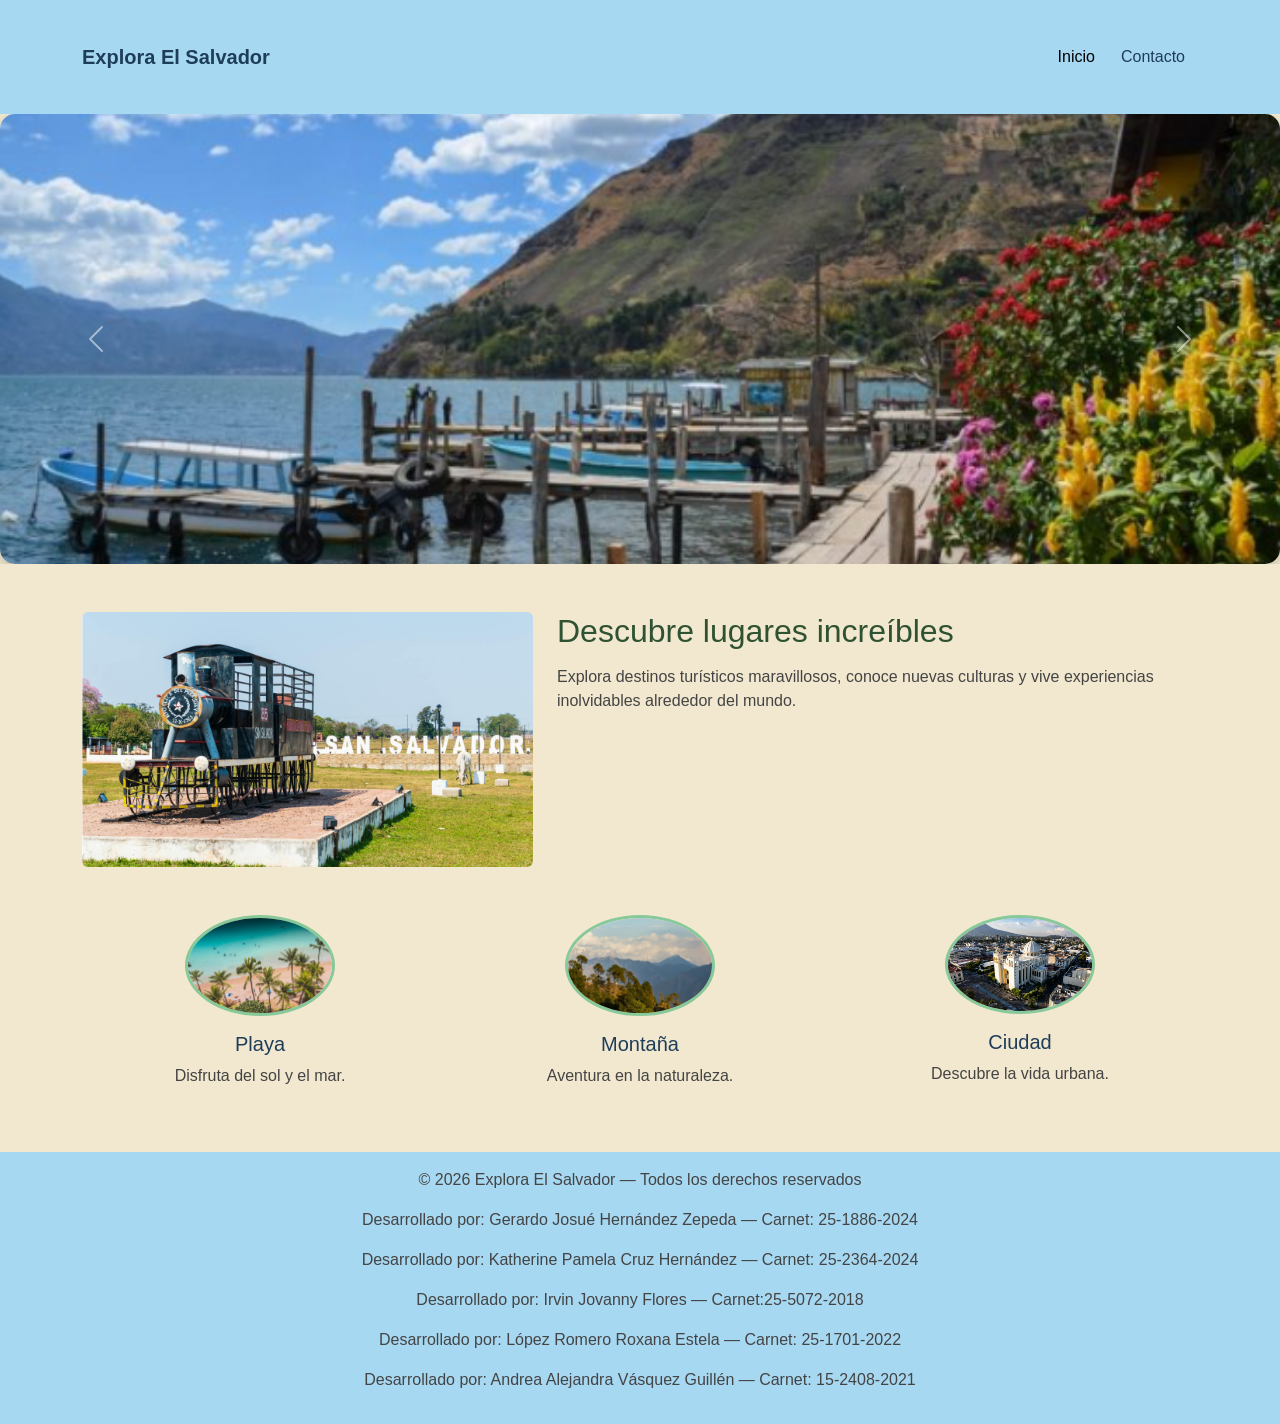
<file: index.html>
<!DOCTYPE html>
<html lang="en">
<head>
    <meta charset="UTF-8">
    <meta name="viewport" content="width=device-width, initial-scale=1">
    <title>Turismo</title>

    <link rel="icon" href="img/favicon.png">

    <link href="https://cdn.jsdelivr.net/npm/bootstrap@5.3.2/dist/css/bootstrap.min.css" rel="stylesheet">

    <link rel="stylesheet" href="estilo.css">
</head>

<body>

<!--<nav class="navbar navbar-expand-lg navbar-dark bg-dark">
<nav class="navbar navbar-expand-lg custom-navbar"></nav>-->
<nav class="navbar navbar-expand-lg custom-navbar align-items-center">
  <div class="container">
    <a class="navbar-brand" href="#">Explora El Salvador</a>

    <!-- Botón hamburguesa -->
    <button class="navbar-toggler" type="button" data-bs-toggle="collapse" data-bs-target="#menu">
      <span class="navbar-toggler-icon"></span>
    </button>

    <div class="collapse navbar-collapse" id="menu">
      <ul class="navbar-nav ms-auto">
        <li class="nav-item"><a class="nav-link active" href="index.html">Inicio</a></li>
        <li class="nav-item"><a class="nav-link" href="contacto.html">Contacto</a></li>
      </ul>
    </div>
  </div>
</nav>

<div id="carouselExample" class="carousel slide" data-bs-ride="carousel">
  <div class="carousel-inner">

    <div class="carousel-item active">
      <img src="img/img4.png" class="d-block w-100" alt="Imagen 1">
    </div>

    <div class="carousel-item">
      <img src="img/img2.png" class="d-block w-100" alt="Imagen 2">
    </div>

    <div class="carousel-item">
      <img src="img/img3.png" class="d-block w-100" alt="Imagen 3">
    </div>

  </div>

  <!-- Controles -->
  <button class="carousel-control-prev" type="button" data-bs-target="#carouselExample" data-bs-slide="prev">
    <span class="carousel-control-prev-icon"></span>
  </button>

  <button class="carousel-control-next" type="button" data-bs-target="#carouselExample" data-bs-slide="next">
    <span class="carousel-control-next-icon"></span>
  </button>
</div>

<!-- 🔹 CUERPO -->
<div class="container my-5">

  <div class="row">
    <!-- Imagen izquierda -->
    <div class="col-md-5">
      <img src="img/destino.png" class="img-fluid rounded" alt="">
    </div>

    <!-- Texto derecha -->
    <div class="col-md-7">
      <h2>Descubre lugares increíbles</h2>
      <p>
        Explora destinos turísticos maravillosos, conoce nuevas culturas
        y vive experiencias inolvidables alrededor del mundo.
      </p>
    </div>
  </div>

  <!-- 🔹 SECCIÓN DE 3 ELEMENTOS -->
  <div class="row text-center mt-5">

<div class="col-md-4 text-center">
  <a href="playa.html">
    <img src="img/playa.png" class="rounded-circle mb-3" width="150">
  </a>
  <h5>Playa</h5>
  <p>Disfruta del sol y el mar.</p>
</div>

    <div class="col-md-4" text-center>
      <a href="senderismo.html">
      <img src="img/montaña.png" class="rounded-circle mb-3" width="150">
      </a>
      <h5>Montaña</h5>
      <p>Aventura en la naturaleza.</p>
    </div>

    <div class="col-md-4">
      <a href="ciudad.html">
      <img src="img/ciudad.png" class="rounded-circle mb-3" width="150">
    </a>
      <h5>Ciudad</h5>
      <p>Descubre la vida urbana.</p>
    </div>

  </div>

</div>

<!-- 🔹 FOOTER -->
<footer class="footer-custom text-center p-3">
        <p>© 2026 Explora El Salvador — Todos los derechos reservados</p>
        <p>Desarrollado por: Gerardo Josué Hernández Zepeda — Carnet: 25-1886-2024</p>
        <p>Desarrollado por: Katherine Pamela Cruz Hernández — Carnet: 25-2364-2024</p>
        <p>Desarrollado por: Irvin Jovanny Flores  — Carnet:25-5072-2018 </p>
        <p>Desarrollado por: López Romero Roxana Estela  — Carnet: 25-1701-2022</p>
        <p>Desarrollado por:  Andrea Alejandra Vásquez Guillén — Carnet: 15-2408-2021</p>
</footer>

<!-- Bootstrap JS -->
<script src="https://cdn.jsdelivr.net/npm/bootstrap@5.3.2/dist/js/bootstrap.bundle.min.js"></script>

</body>
</html>
</file>
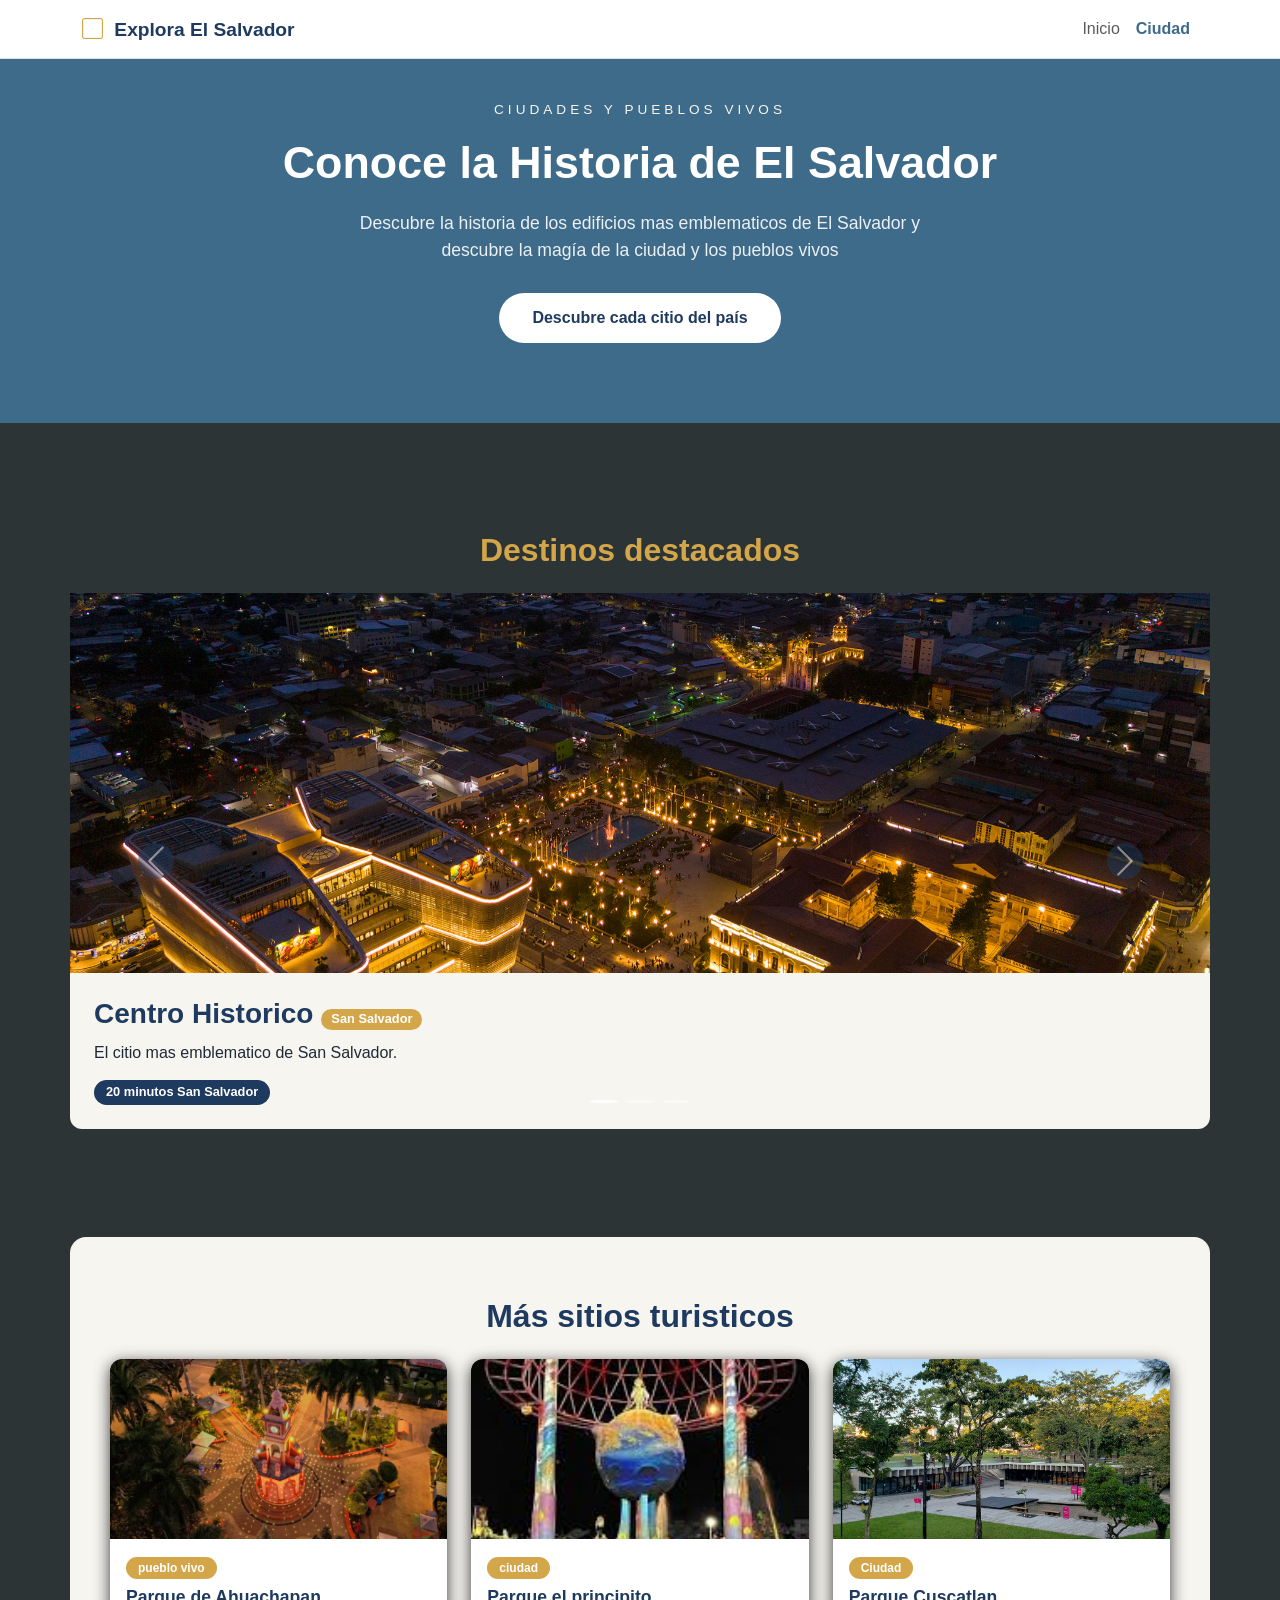
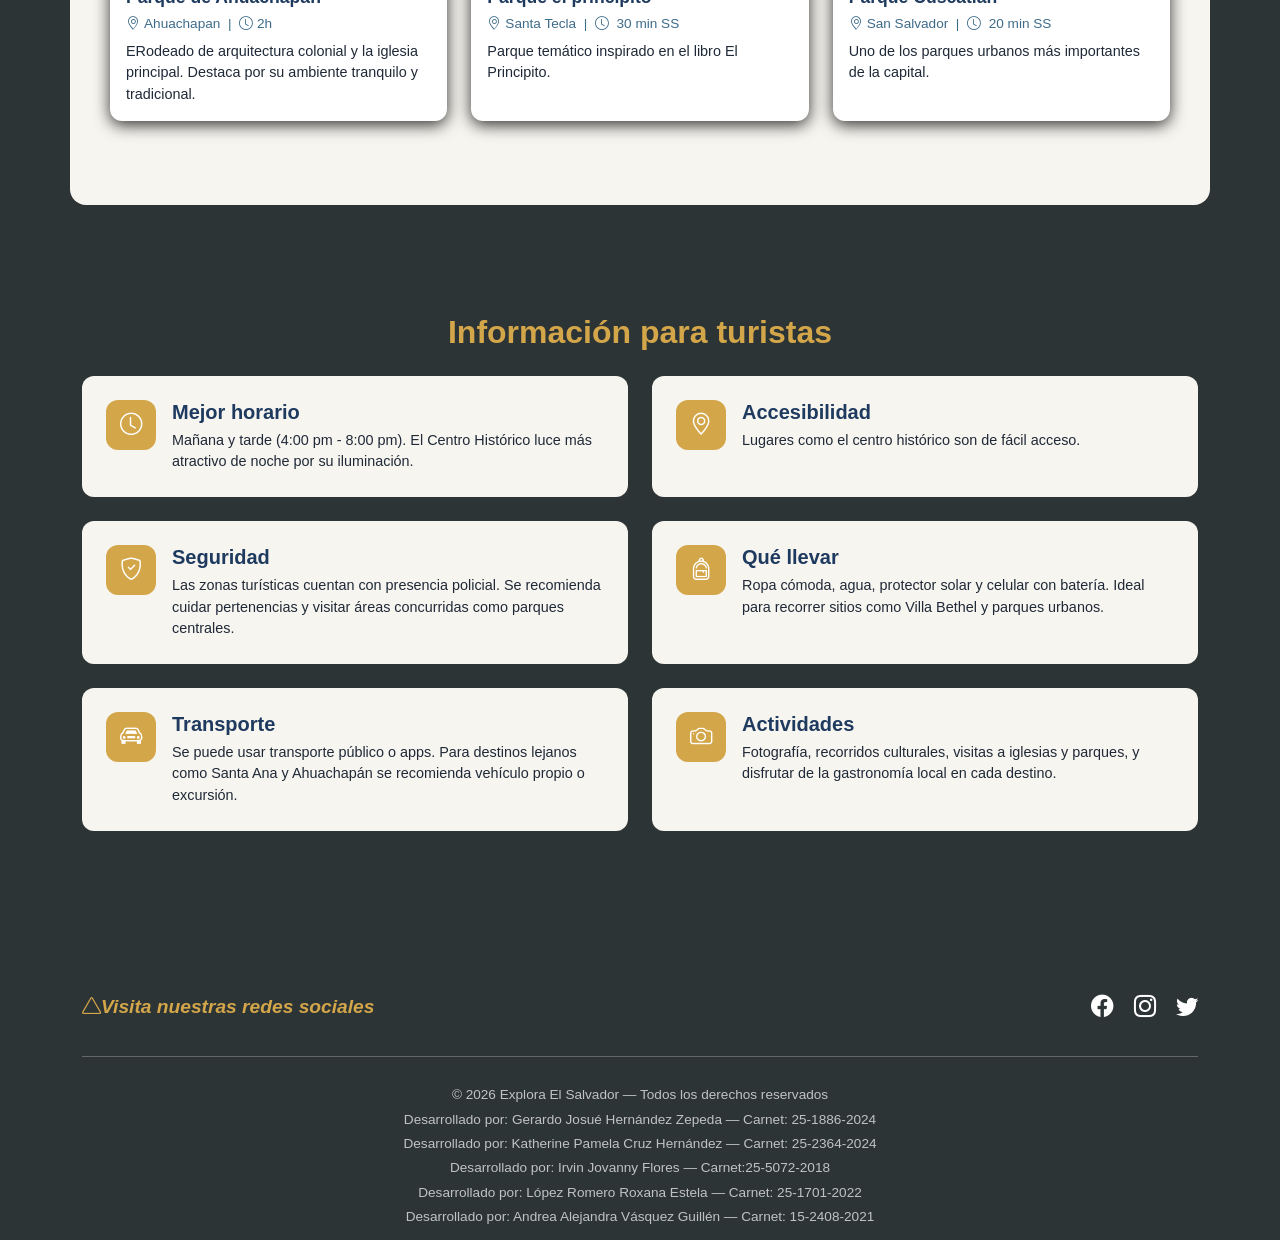
<file: ciudad.html>
<!DOCTYPE html>
<html lang="es">
<head>
    <meta charset="UTF-8">
    <meta name="viewport" content="width=device-width, initial-scale=1.0">
    <title>Ciudades</title>

    <link href="https://cdn.jsdelivr.net/npm/bootstrap@5.3.0/dist/css/bootstrap.min.css" rel="stylesheet"/>
    <link href="https://cdn.jsdelivr.net/npm/bootstrap-icons@1.11.0/font/bootstrap-icons.css" rel="stylesheet" />
    <link rel="stylesheet" href="estilo_ciudad.css"/>
</head>
<body>
    <nav id="menu-principal" class="navbar navbar-expand-lg navbar-light bg-white border-bottom fixed-top">
        <div class="container">
            <a class="navbar-brand" href="#">
                <i class="bi bi-square"></i>
                Explora El Salvador
            </a>

    <button class="navbar-toggler" type="button"
        data-bs-toggle="collapse"
        data-bs-target="#menu-nav">
        <span class="navbar-toggler-icon"></span>
    </button>

    <div class="collapse navbar-collapse" id="menu-nav">
        <ul class="navbar-nav ms-auto">
            <li class="nav-item">
                <a class="nav-link" href="index.html">Inicio</a>
            </li>
    <li class="nav-item">
        <a class="nav-link active" href="#">Ciudad</a>
    </li>
        </ul>
    </div>
        </div>
    </nav>

    <section id="bienvenida">
        <div class="container">
            <p id="subtitulo">Ciudades y Pueblos vivos</p>
            <h1 id="titulo">Conoce la Historia de El Salvador</h1>
            <p id="descripcion">
                Descubre la historia de los edificios mas emblematicos de El Salvador y descubre la magía de la ciudad y los pueblos vivos
            </p>
            <a href="#destinos" id="hero-btn" class="btn">Descubre cada citio del país</a>
        </div>
       
    </section>

    <section id="galeria" class="container my-5">
    <h2 class="text-center mb-4">Destinos destacados</h2>
    <div id="carrusel-principal" class="carousel slide" data-bs-ride="carousel">
        <div class="carousel-indicators">
            <button data-bs-target="#carrusel-principal" data-bs-slide-to="0" class="active"></button>
            <button data-bs-target="#carrusel-principal" data-bs-slide-to="1"></button>
            <button data-bs-target="#carrusel-principal" data-bs-slide-to="2"></button>
        </div>
        <!--Diapositiva -->
    <div class="carousel-inner">

    <!--Diapositiva 1-->
    <div class="carousel-item active">
        <div class="imagen-diapositiva">
            <img src="img/ch.jpg">
        </div>
        <div class="info-diapositiva">
        <h3 >Centro Historico<span class="badge altitud">San Salvador</span></h3>
        <p>El citio mas emblematico de San Salvador.</p>
  <div class="etiquetas">
    <span class="badge">20 minutos San Salvador</span>
  </div>
    </div>
    </div>

    <!--Diapositiva 2-->
    <div class="carousel-item">
    <div class="imagen-diapositiva">
        <img src="img/bt.jpg">
    </div>
    <div class="info-diapositiva">
    <h3>Villa Bethel<span class="badge altitud">Chalchuapa</span></h3>
    <p>Un pedacito de grecia en EL Salvador</p>
    <div class="etiquetas">
        <span class="badge">1 hora SS</span>
    </div>
    </div>
    </div>

        <!--Diapositiva 3-->
    <div class="carousel-item">
    <div class="imagen-diapositiva">
        <img src="img/san.jpg">
    </div>
    <div class="info-diapositiva">
    <h3>Catedral Santa Ana<span class="badge altitud">Santa Ana</span></h3>
    <p>na de las iglesias más impresionantes de El Salvador.</p>
    <div class="etiquetas">
        <span class="badge">1h 20min SS</span>
    </div>
    </div>
    </div>
    </div><!--fin carousel inner-->

    <button class="carousel-control-prev" data-bs-target="#carrusel-principal" data-bs-slide="prev">
        <span class="carousel-control-prev-icon"></span>
    </button>
    <button class="carousel-control-next" data-bs-target="#carrusel-principal" data-bs-slide="next">
        <span class="carousel-control-next-icon"></span>
    </button>
</div><!--fin del carrosel-->
    </section>

    <section id="destinos" class="container my-5">
        <h2 class="text-center mb-4">Más sitios turisticos</h2>
        <div class="row">

      
    <div class="col-md-4 mb-4">
        <div class="tarjeta-destino card h-100">
            <!--imagen de la tarjeta-->
            <div class="imagen-tarjeta">
                <img src="img/ahu.jpg">
            </div>
            <!--Contenido de la tarjeta-->
            <div class="card-body">
                <span class="badge etiqueta-categoria mb-2">pueblo vivo</span>
                <h5 class="card-title">Parque de Ahuachapan</h5>
                <p class="datos-lugar">
                    <i class="bi- bi-geo-alt"></i>Ahuachapan 
                    &nbsp;|&nbsp;
                    <i class="bi bi-clock"></i>2h
                </p>

                <p class="card-text">ERodeado de arquitectura colonial y la iglesia principal.
                    Destaca por su ambiente tranquilo y tradicional.
                </p>
            </div>
        </div>
    </div>
                
    <div class="col-md-4 mb-4">
        <div class="tarjeta-destino card h-100">
            <!--imagen de la tarjeta-->
            <div class="imagen-tarjeta">
                <img src="img/pp.jpg">
            </div>
            <!--Contenido de la tarjeta-->
            <div class="card-body">
                <span class="badge etiqueta-categoria mb-2">ciudad</span>
                <h5 class="card-title">Parque el principito</h5>
                <p class="datos-lugar">
                    <i class="bi- bi-geo-alt"></i>Santa Tecla  
                    &nbsp;|&nbsp;
                    <i class="bi bi-clock"></i> 30 min SS
                </p>

                <p class="card-text">Parque temático inspirado en el libro El Principito.</p>
            </div>
        </div>
    </div>
                
    <div class="col-md-4 mb-4">
        <div class="tarjeta-destino card h-100">
            <!--imagen de la tarjeta-->
            <div class="imagen-tarjeta">
                <img src="img/pc.jpg">
            </div>
            <!--Contenido de la tarjeta-->
            <div class="card-body">
                <span class="badge etiqueta-categoria mb-2">Ciudad</span>
                <h5 class="card-title">Parque Cuscatlan</h5>
                <p class="datos-lugar">
                    <i class="bi- bi-geo-alt"></i>San Salvador 
                    &nbsp;|&nbsp;
                    <i class="bi bi-clock"></i> 20 min SS
                </p>

                <p class="card-text">Uno de los parques urbanos más importantes de la capital.</p>
            </div>
        </div>
    </div>

        </div>
    </section>

<!-- DATOS IMPORTANTES (Tips para el visitante) -->
<section id="datos-importantes" class="my-5">
  <div class="container">

    <h2 class="text-center mb-4">Información para turistas</h2>

    <div class="row">

      <!-- Tarjeta 1: Mejor horario -->
      <div class="col-md-6 mb-4">
        <div class="tarjeta-info">
          <div class="icono-info">
            <i class="bi bi-clock"></i>
          </div>
          <div class="texto-info">
            <h5>Mejor horario</h5>
            <p>Mañana y tarde (4:00 pm - 8:00 pm). El Centro Histórico luce más atractivo de noche por su iluminación.</p>
          </div>
        </div>
      </div>

      <!-- Tarjeta 2: Accesibilidad -->
      <div class="col-md-6 mb-4">
        <div class="tarjeta-info">
          <div class="icono-info">
            <i class="bi bi-geo-alt"></i>
          </div>
          <div class="texto-info">
            <h5>Accesibilidad</h5>
            <p>Lugares como el centro histórico son de fácil acceso.</p>
          </div>
        </div>
      </div>

      <!-- Tarjeta 3: Seguridad -->
      <div class="col-md-6 mb-4">
        <div class="tarjeta-info">
          <div class="icono-info">
            <i class="bi bi-shield-check"></i>
          </div>
          <div class="texto-info">
            <h5>Seguridad</h5>
            <p>Las zonas turísticas cuentan con presencia policial. Se recomienda cuidar pertenencias y visitar áreas concurridas como parques centrales.</p>
          </div>
        </div>
      </div>

      <!-- Tarjeta 4: Qué llevar -->
      <div class="col-md-6 mb-4">
        <div class="tarjeta-info">
          <div class="icono-info">
            <i class="bi bi-backpack"></i>
          </div>
          <div class="texto-info">
            <h5>Qué llevar</h5>
            <p>Ropa cómoda, agua, protector solar y celular con batería. Ideal para recorrer sitios como Villa Bethel y parques urbanos.</p>
          </div>
        </div>
      </div>

      <!-- Tarjeta 5: Transporte -->
      <div class="col-md-6 mb-4">
        <div class="tarjeta-info">
          <div class="icono-info">
            <i class="bi bi-car-front"></i>
          </div>
          <div class="texto-info">
            <h5>Transporte</h5>
            <p>Se puede usar transporte público o apps. Para destinos lejanos como Santa Ana y Ahuachapán se recomienda vehículo propio o excursión.</p>
          </div>
        </div>
      </div>

      <!-- Tarjeta 6: Actividades -->
      <div class="col-md-6 mb-4">
        <div class="tarjeta-info">
          <div class="icono-info">
            <i class="bi bi-camera"></i>
          </div>
          <div class="texto-info">
            <h5>Actividades</h5>
            <p>Fotografía, recorridos culturales, visitas a iglesias y parques, y disfrutar de la gastronomía local en cada destino.</p>
          </div>
        </div>
      </div>

    </div><!-- fin row -->

  </div>
</section>

  <footer id="pie-de-pagina">
    <div class="container">
        <div class="fila-superior row align-items-center py-3">
            <div class="col-md-6">
                <p class="logo-pie">
                    <i class="bi bi-triangle">Visita nuestras redes sociales</i>
                </p>
            </div>
            <div class="col-md-6 text-md-end">
                <a href="#" class="icono-red"><i class="bi bi-facebook"></i></a>
                 <a href="#" class="icono-red"><i class="bi bi-instagram"></i></a>
                  <a href="#" class="icono-red"><i class="bi bi-twitter"></i></a>
            </div>
            
        </div>
        <hr class="linea-divisora"/>
        <div class="fila-inferior text-center py-2">
        <p>© 2026 Explora El Salvador — Todos los derechos reservados</p>
        <p>Desarrollado por: Gerardo Josué Hernández Zepeda — Carnet: 25-1886-2024</p>
        <p>Desarrollado por: Katherine Pamela Cruz Hernández — Carnet: 25-2364-2024</p>
        <p>Desarrollado por: Irvin Jovanny Flores  — Carnet:25-5072-2018 </p>
        <p>Desarrollado por: López Romero Roxana Estela  — Carnet: 25-1701-2022</p>
        <p>Desarrollado por:  Andrea Alejandra Vásquez Guillén — Carnet: 15-2408-2021</p>
      </div>
    </div>
  </footer>
        <script src="https://cdn.jsdelivr.net/npm/bootstrap@5.3.0/dist/js/bootstrap.bundle.min.js"></script>
</body>
</html>
</file>
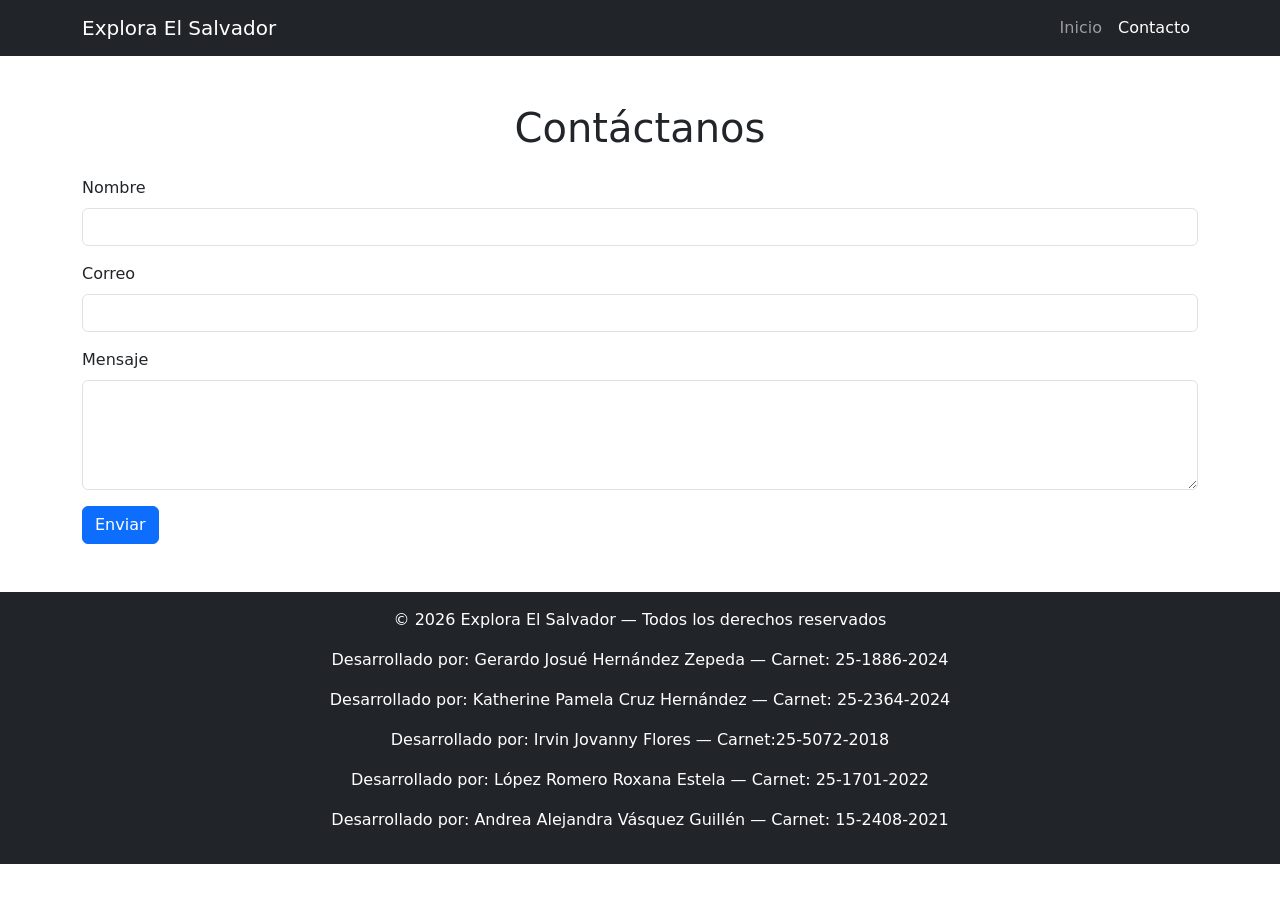
<file: contacto.html>
<!DOCTYPE html>
<html lang="es">
<head>
    <meta charset="UTF-8">
    <meta name="viewport" content="width=device-width, initial-scale=1">
    <title>Contacto</title>
    <link rel="icon" href="img/favicon.png">
    <link href="https://cdn.jsdelivr.net/npm/bootstrap@5.3.2/dist/css/bootstrap.min.css" rel="stylesheet">
</head>

<body>

<!-- MENÚ -->
<nav class="navbar navbar-expand-lg navbar-dark bg-dark">
  <div class="container">
    <a class="navbar-brand" href="index.html">Explora El Salvador</a>

    <button class="navbar-toggler" type="button" data-bs-toggle="collapse" data-bs-target="#menu">
      <span class="navbar-toggler-icon"></span>
    </button>

    <div class="collapse navbar-collapse" id="menu">
      <ul class="navbar-nav ms-auto">
        <li class="nav-item"><a class="nav-link" href="index.html">Inicio</a></li>
        <li class="nav-item"><a class="nav-link active" href="contacto.html">Contacto</a></li>
      </ul>
    </div>
  </div>
</nav>

<!-- FORMULARIO -->
<div class="container my-5">
  <h1 class="text-center mb-4">Contáctanos</h1>

  <form>
    <div class="mb-3">
      <label class="form-label">Nombre</label>
      <input type="text" class="form-control">
    </div>

    <div class="mb-3">
      <label class="form-label">Correo</label>
      <input type="email" class="form-control">
    </div>

    <div class="mb-3">
      <label class="form-label">Mensaje</label>
      <textarea class="form-control" rows="4"></textarea>
    </div>

    <button type="submit" class="btn btn-primary">Enviar</button>
  </form>
</div>

<!-- FOOTER -->
<footer class="bg-dark text-white text-center p-3">
        <p>© 2026 Explora El Salvador — Todos los derechos reservados</p>
        <p>Desarrollado por: Gerardo Josué Hernández Zepeda — Carnet: 25-1886-2024</p>
        <p>Desarrollado por: Katherine Pamela Cruz Hernández — Carnet: 25-2364-2024</p>
        <p>Desarrollado por: Irvin Jovanny Flores  — Carnet:25-5072-2018 </p>
        <p>Desarrollado por: López Romero Roxana Estela  — Carnet: 25-1701-2022</p>
        <p>Desarrollado por:  Andrea Alejandra Vásquez Guillén — Carnet: 15-2408-2021</p>

</footer>

<script src="https://cdn.jsdelivr.net/npm/bootstrap@5.3.2/dist/js/bootstrap.bundle.min.js"></script>
</body>
</html>
</file>
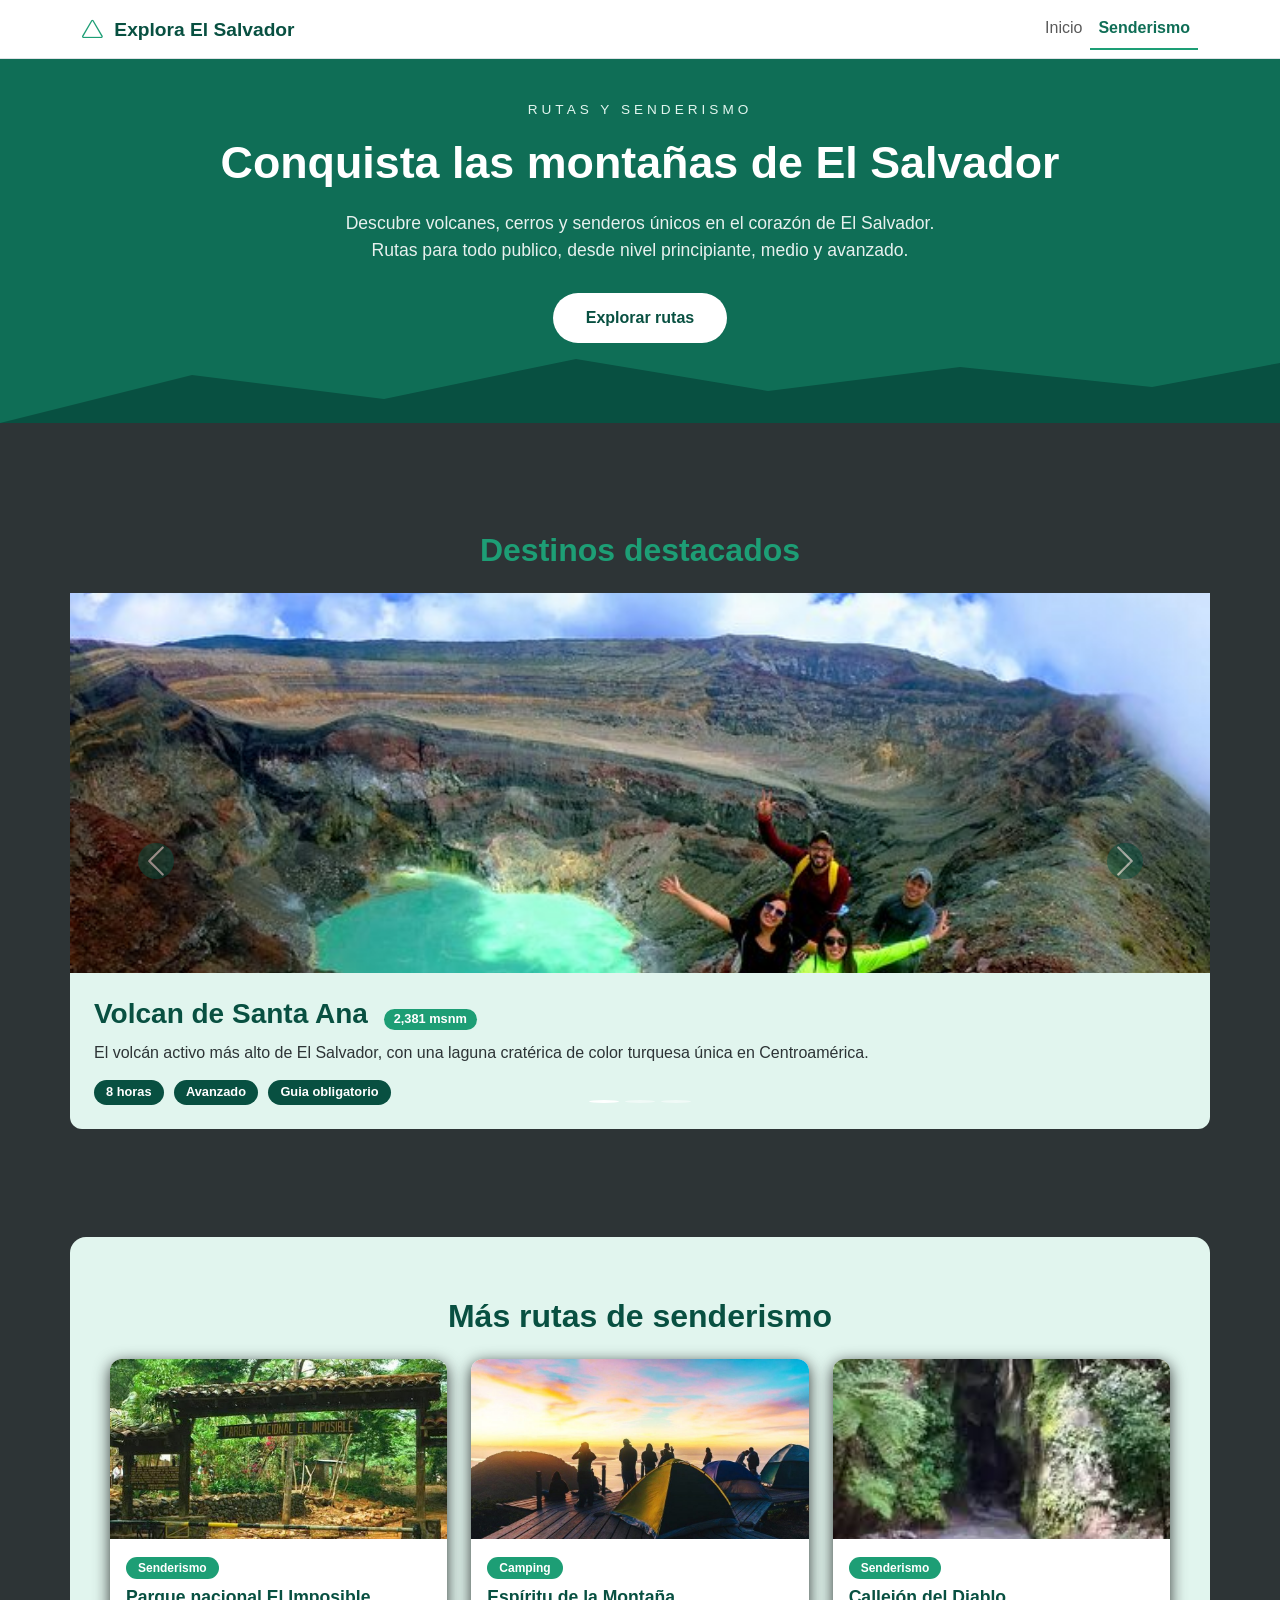
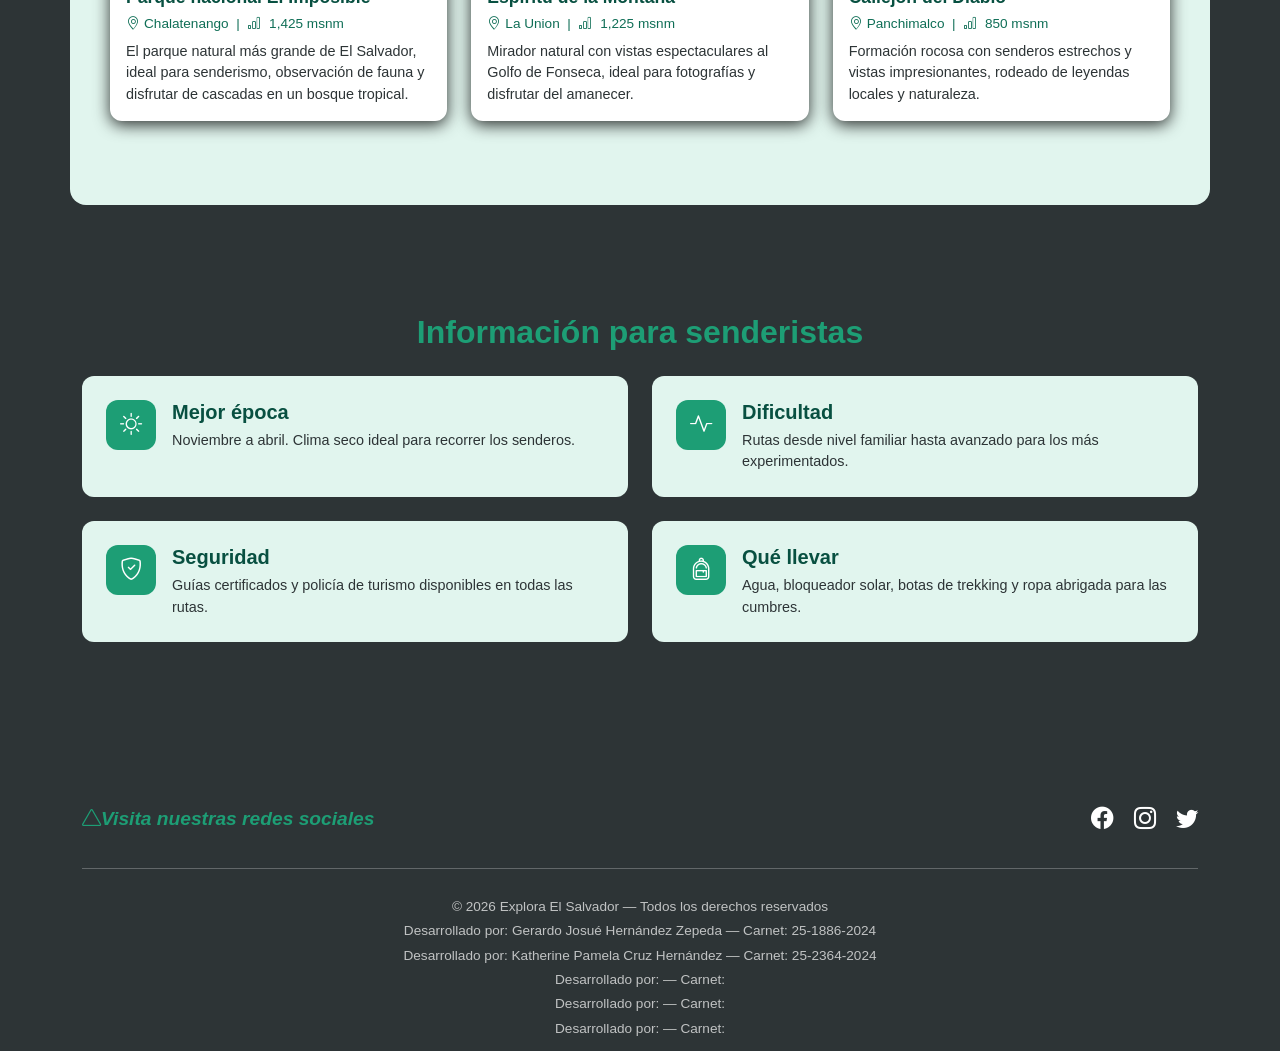
<file: senderismo.html>
<!DOCTYPE html>
<html lang="es">
<head>
    <meta charset="UTF-8">
    <meta name="viewport" content="width=device-width, initial-scale=1.0">
    <title>Explora El Salvador</title>

    <link href="https://cdn.jsdelivr.net/npm/bootstrap@5.3.0/dist/css/bootstrap.min.css" rel="stylesheet"/>
    <link href="https://cdn.jsdelivr.net/npm/bootstrap-icons@1.11.0/font/bootstrap-icons.css" rel="stylesheet" />
    <link rel="stylesheet" href="estilo_p3.css"/>
</head>
<body>
    <nav id="menu-principal" class="navbar navbar-expand-lg navbar-light bg-white border-bottom fixed-top">
        <div class="container">
            <a class="navbar-brand" href="#">
                <i class="bi bi-triangle"></i>
                Explora El Salvador
            </a>

    <button class="navbar-toggler" type="button"
        data-bs-toggle="collapse"
        data-bs-target="#menu-nav">
        <span class="navbar-toggler-icon"></span>
    </button>

    <div class="collapse navbar-collapse" id="menu-nav">
        <ul class="navbar-nav ms-auto">
            <li class="nav-item">
                <a class="nav-link" href="index.html">Inicio</a>
            </li>
    <li class="nav-item">
        <a class="nav-link active" href="#">Senderismo</a>
    </li>
        </ul>
    </div>
        </div>
    </nav>

    <section id="bienvenida">
        <div class="container">
            <p id="subtitulo">Rutas y Senderismo</p>
            <h1 id="titulo">Conquista las montañas de El Salvador</h1>
            <p id="descripcion">
                Descubre volcanes, cerros y senderos únicos en el corazón de El Salvador. 
                Rutas para todo publico, desde nivel principiante, medio y avanzado.
            </p>
            <a href="#destinos" id="hero-btn" class="btn">Explorar rutas</a>
        </div>
        <div id="montañas"></div>
    </section>

    <section id="galeria" class="container my-5">
    <h2 class="text-center mb-4">Destinos destacados</h2>
    <div id="carrusel-principal" class="carousel slide" data-bs-ride="carousel">
        <div class="carousel-indicators">
            <button data-bs-target="#carrusel-principal" data-bs-slide-to="0" class="active"></button>
            <button data-bs-target="#carrusel-principal" data-bs-slide-to="1"></button>
            <button data-bs-target="#carrusel-principal" data-bs-slide-to="2"></button>
        </div>
        <!--Diapositiva -->
    <div class="carousel-inner">

    <!--Diapositiva 1-->
    <div class="carousel-item active">
        <div class="imagen-diapositiva">
            <img src="img/v1.jpg">
        </div>
        <div class="info-diapositiva">
        <h3 >Volcan de Santa Ana <span class="badge altitud">2,381 msnm</span></h3>
        <p>El volcán activo más alto de El Salvador, con una laguna cratérica de color turquesa única en
  Centroamérica.</p>
  <div class="etiquetas">
    <span class="badge">8 horas</span>
    <span class="badge">Avanzado</span>
    <span class="badge">Guia obligatorio</span>
  </div>
    </div>
    </div>

    <!--Diapositiva 2-->
    <div class="carousel-item">
    <div class="imagen-diapositiva">
        <img src="img/pital.jpg">
    </div>
    <div class="info-diapositiva">
    <h3>Cerro el Pital <span class="badge altitud">2,730 msnm</span></h3>
    <p>El punto más alto de El Salvador, en la frontera con Honduras. Ideal para acampar y ver el
  amanecer.</p>
    <div class="etiquetas">
        <span class="badge">6 horas</span>
        <span class="badge">Intermedio</span>
        <span class="badge">Permite camping</span>
    </div>
    </div>
    </div>

        <!--Diapositiva 3-->
    <div class="carousel-item">
    <div class="imagen-diapositiva">
        <img src="img/v2.jpg">
    </div>
    <div class="info-diapositiva">
    <h3>Volcan de Izalco<span class="badge altitud">1,910 msnm</span></h3>
    <p>Conocido como el "Faro del Pacífico", uno de los volcanes más jóvenes y activos de América</p>
    <div class="etiquetas">
        <span class="badge">5 horas</span>
        <span class="badge">Intermedio</span>
        <span class="badge">Vista al mar</span>
    </div>
    </div>
    </div>
    </div><!--fin carousel inner-->

    <button class="carousel-control-prev" data-bs-target="#carrusel-principal" data-bs-slide="prev">
        <span class="carousel-control-prev-icon"></span>
    </button>
    <button class="carousel-control-next" data-bs-target="#carrusel-principal" data-bs-slide="next">
        <span class="carousel-control-next-icon"></span>
    </button>
</div><!--fin del carrosel-->
    </section>

    <section id="destinos" class="container my-5">
        <h2 class="text-center mb-4">Más rutas de senderismo</h2>
        <div class="row">

            <!--Tarjeta 1: Parque el imposible-->
    <div class="col-md-4 mb-4">
        <div class="tarjeta-destino card h-100">
            <!--imagen de la tarjeta-->
            <div class="imagen-tarjeta">
                <img src="img/imp.jpg">
            </div>
            <!--Contenido de la tarjeta-->
            <div class="card-body">
                <span class="badge etiqueta-categoria mb-2">Senderismo</span>
                <h5 class="card-title">Parque nacional El Imposible</h5>
                <p class="datos-lugar">
                    <i class="bi- bi-geo-alt"></i>Chalatenango  
                    &nbsp;|&nbsp;
                    <i class="bi bi-bar-chart"></i> 1,425 msnm
                </p>

                <p class="card-text">El parque natural más grande de El Salvador, ideal para senderismo, 
        observación de fauna y disfrutar de cascadas en un bosque tropical.</p>
            </div>
        </div>
    </div>
                <!--Tarjeta 2: Espiritu de la montaña-->
    <div class="col-md-4 mb-4">
        <div class="tarjeta-destino card h-100">
            <!--imagen de la tarjeta-->
            <div class="imagen-tarjeta">
                <img src="img/esp.jpg">
            </div>
            <!--Contenido de la tarjeta-->
            <div class="card-body">
                <span class="badge etiqueta-categoria mb-2">Camping</span>
                <h5 class="card-title">Espíritu de la Montaña</h5>
                <p class="datos-lugar">
                    <i class="bi- bi-geo-alt"></i>La Union  
                    &nbsp;|&nbsp;
                    <i class="bi bi-bar-chart"></i> 1,225 msnm
                </p>

                <p class="card-text">Mirador natural con vistas espectaculares al Golfo de Fonseca, ideal para fotografías y disfrutar del amanecer.</p>
            </div>
        </div>
    </div>
                <!--Tarjeta 1: callejon del diablo-->
    <div class="col-md-4 mb-4">
        <div class="tarjeta-destino card h-100">
            <!--imagen de la tarjeta-->
            <div class="imagen-tarjeta">
                <img src="img/cd.jpg">
            </div>
            <!--Contenido de la tarjeta-->
            <div class="card-body">
                <span class="badge etiqueta-categoria mb-2">Senderismo</span>
                <h5 class="card-title">Callejón del Diablo</h5>
                <p class="datos-lugar">
                    <i class="bi- bi-geo-alt"></i>Panchimalco 
                    &nbsp;|&nbsp;
                    <i class="bi bi-bar-chart"></i> 850 msnm
                </p>

                <p class="card-text">Formación rocosa con senderos estrechos y vistas impresionantes, rodeado de leyendas locales y naturaleza.</p>
            </div>
        </div>
    </div>

        </div>
    </section>

      <!-- DATOS IMPORTANTES (Tips para el visitante) -->
  <section id="datos-importantes" class="my-5">
    <div class="container">

      <h2 class="text-center mb-4">Información para senderistas</h2>

      <div class="row">

        <!-- Tarjeta 1: Mejor época -->
        <div class="col-md-6 mb-4">
          <div class="tarjeta-info">
            <div class="icono-info">
              <i class="bi bi-sun"></i>
            </div>
            <div class="texto-info">
              <h5>Mejor época</h5>
              <p>Noviembre a abril. Clima seco ideal para recorrer los senderos.</p>
            </div>
          </div>
        </div>

        <!-- Tarjeta 2: Dificultad -->
        <div class="col-md-6 mb-4">
          <div class="tarjeta-info">
            <div class="icono-info">
              <i class="bi bi-activity"></i>
            </div>
            <div class="texto-info">
              <h5>Dificultad</h5>
              <p>Rutas desde nivel familiar hasta avanzado para los más experimentados.</p>
            </div>
          </div>
        </div>

        <!-- Tarjeta 3: Seguridad -->
        <div class="col-md-6 mb-4">
          <div class="tarjeta-info">
            <div class="icono-info">
              <i class="bi bi-shield-check"></i>
            </div>
            <div class="texto-info">
              <h5>Seguridad</h5>
              <p>Guías certificados y policía de turismo disponibles en todas las rutas.</p>
            </div>
          </div>
        </div>

        <!-- Tarjeta 4: Qué llevar -->
        <div class="col-md-6 mb-4">
          <div class="tarjeta-info">
            <div class="icono-info">
              <i class="bi bi-backpack"></i>
            </div>
            <div class="texto-info">
              <h5>Qué llevar</h5>
              <p>Agua, bloqueador solar, botas de trekking y ropa abrigada para las cumbres.</p>
            </div>
          </div>
        </div>

      </div><!-- fin row -->

    </div>
  </section>

  <footer id="pie-de-pagina">
    <div class="container">
        <div class="fila-superior row align-items-center py-3">
            <div class="col-md-6">
                <p class="logo-pie">
                    <i class="bi bi-triangle">Visita nuestras redes sociales</i>
                </p>
            </div>
            <div class="col-md-6 text-md-end">
                <a href="#" class="icono-red"><i class="bi bi-facebook"></i></a>
                 <a href="#" class="icono-red"><i class="bi bi-instagram"></i></a>
                  <a href="#" class="icono-red"><i class="bi bi-twitter"></i></a>
            </div>
            
        </div>
        <hr class="linea-divisora"/>
        <div class="fila-inferior text-center py-2">
        <p>© 2026 Explora El Salvador — Todos los derechos reservados</p>
        <p>Desarrollado por: Gerardo Josué Hernández Zepeda — Carnet: 25-1886-2024</p>
        <p>Desarrollado por: Katherine Pamela Cruz Hernández — Carnet: 25-2364-2024</p>
        <p>Desarrollado por:  — Carnet: </p>
        <p>Desarrollado por:  — Carnet: </p>
        <p>Desarrollado por:  — Carnet: </p>

      </div>
    </div>
  </footer>
        <script src="https://cdn.jsdelivr.net/npm/bootstrap@5.3.0/dist/js/bootstrap.bundle.min.js"></script>
</body>
</html>
</file>
<file: estilo.css>
:root {
  --azul-claro: #A7D8F2;   
  --azul-profundo: #1E3D59; 
  --verde-suave: #88C999;  
  --verde-oscuro: #2F5233;  
  --arena: #F2E8CF;         
  --acento: #F28C28;        
}


body {
  background-color: var(--arena);
  font-family: 'Segoe UI', sans-serif;
  color: var(--azul-profundo);
}


.custom-navbar {
  background-color: var(--azul-claro);
  padding: 30px 0;
}
.navbar-brand {
  color: var(--azul-profundo);
  font-weight: bold;
}
.navbar-nav .nav-link {
  color: var(--azul-profundo);
  margin: 5px;
  padding: 10px;
}
.navbar-nav .nav-link:hover {
  background-color: var(--verde-suave);
  border-radius: 5px;
  color: white;
}


.carousel img {
  height: 450px; 
  object-fit: cover;
  border-radius: 15px;
  box-shadow: 0 4px 12px rgba(0,0,0,0.2);
}


h2 {
  color: var(--verde-oscuro);
  margin-bottom: 15px;
}
p {
  color: #444;
}

.btn-custom {
  background-color: var(--acento);
  color: white;
  padding: 12px 20px;
  border: none;
  border-radius: 6px;
  font-weight: bold;
}
.btn-custom:hover {
  background-color: #d97706;
}


.custom-card {
  background-color: #ffffff;
  padding: 20px;
  border-radius: 12px;
  margin: 15px;
  border: 1px solid #e0e0e0;
  transition: transform 0.2s ease;
}
.custom-card:hover {
  background-color: var(--azul-claro);
  transform: translateY(-5px);
}

.rounded-circle {
  border: 3px solid var(--verde-suave);
}


.footer-custom {
  background-color: var(--azul-claro);
  padding: 20px;
  text-align: center;
  margin-top: 40px;
  color: var(--azul-profundo);
  font-weight: 500;
}
</file>
<file: estilo_ciudad.css>
:root{
    --azul-profundo:  #1E3A5F;
    --azul-suave:     #3E6B8A;
    --dorado:         #D4A64A;
    --blanco-suave:   #F7F5F0;
    --texto-oscuro:   #1F2937;
}

*{
    margin: 0;
    padding: 0;
    box-sizing: border-box;
}
body{
    font-family: Verdana, Geneva, Tahoma, sans-serif;
    color: var(--texto-oscuro);
    padding-top: 70;
    background-color: #2D3436;
}
#menu-principal{
    border-bottom:2px solid var(--verde-suave);
}
#menu-principal .navbar-brand{
    color: var(--azul-profundo);
    font-weight: 700;
    font-size: 1.2rem;
}
#menu-principal .navbar-brand i{
    color: var(--dorado);
    margin-right: 6px;
    font-size: 1.3rem;
}
#menu-principal .navbar-link{
    color: var(--texto-oscuro);
    font-weight: 500;
    margin-left: 10px;
    transition: color 0.3s;
}
#menu-principal .nav-link:hover{
    color: var(--dorado);
}
#menu-principal .nav-link.active{
    color: var(--azul-suave);
    font-weight: 700;
    border-bottom: 2px solid var(--verde-claro);
}
#bienvenida {
  background-color: var(--azul-suave);
  color: white;
  padding: 100px 0 80px 0;
  position: relative;
  overflow: hidden;
  text-align: center;
}

#subtitulo {
  font-size: 0.85rem;
  letter-spacing: 4px;
  text-transform: uppercase;
  color: var(--blanco-suave);
  margin-bottom: 16px;
}

#titulo {
  font-size: 2.8rem;
  font-weight: 800;
  margin-bottom: 20px;
  line-height: 1.2;
}

#descripcion {
  font-size: 1.1rem;
  max-width: 600px;
  margin: 0 auto 30px auto;
  opacity: 0.9;
}

#hero-btn {
  background-color: white;
  color: var(--azul-profundo);
  font-weight: 700;
  padding: 12px 32px;
  border-radius: 30px;
  text-decoration: none;
  transition: background-color 0.3s;
}

#hero-btn:hover {
  background-color: var(--blanco-suave);
}

 #galeria {
    padding: 60px 0;
  }

  #galeria h2 {
    color: var(--dorado);
    font-weight: 700;
    margin-bottom: 30px;
  }

  .imagen-diapositiva {
    width: 100%;
    height: 380px;
    background-color: var(--azul-suave);
    border-radius: 12px 12px 0 0;
  }

  .imagen-diapositiva img {
  width: 100%;
  height: 100%;
  object-fit: cover; 
  display: block;
}

  /* Bloque de info debajo de la imagen */
  .info-diapositiva {
    background-color: var(--blanco-suave);
    padding: 24px;
    border-radius: 0 0 12px 12px;
  }

  .info-diapositiva h3 {
    color: var(--azul-profundo);
    font-weight: 700;
    margin-bottom: 10px;
  }

  .info-diapositiva p {
    color: var(--texto-oscuro);
    margin-bottom: 14px;
  }


  .altitud {
    background-color: var(--dorado);
    color: white;
    font-size: 0.8rem;
    padding: 4px 10px;
    border-radius: 20px;
    margin-left: 8px;
  }

  .etiquetas .badge {
    background-color: var(--azul-profundo);
    color: white;
    margin-right: 6px;
    padding: 6px 12px;
    border-radius: 20px;
    font-size: 0.8rem;
  }

  /* Flechas del carrusel */
  .carousel-control-prev-icon,
  .carousel-control-next-icon {
    background-color: var(--azul-profundo);
    border-radius: 50%;
    padding: 18px;
  }


  .carousel-indicators button {
    background-color: var(--dorado);
    width: 10px;
    height: 10px;
    border-radius: 50%;
  }

  #destinos{
    padding: 60px 40px;
    background-color: var(--blanco-suave);
    border-radius: 16px;
  }
  #destinos h2{
    color: var(--azul-profundo);
    font-weight: 700;
    margin-bottom: 30px;
  }
  .tarjeta-destino{
    border: none;
    border-radius: 12px;
    box-shadow: 0 4px 16px rgba(0, 0, 0,.8);
    transition: transform 0.3s;
    overflow: hidden;
  }
  .tarjeta-destino:hover{
    transform: translateY(-6px);
  }
  .imagen-tarjeta{
    height: 180px;
  }
 .imagen-tarjeta img {
  width: 100%;
  height: 100%;
  object-fit: cover;
  display: block;
}

  /*editar esta parte porque iran imagenes reales*/
.etiqueta-categoria{
    background-color: var(--dorado);
    color: white;
    padding: 5px 12px;
    border-radius: 20px;
    font-size: 0.75rem;
}

.tarjeta-destino .card-title{
    color: var(--azul-profundo);
    font-weight: 700;
    font-size: 1.1rem;
    margin-bottom: 6px;
}
.datos-lugar{
    color: var(--azul-suave);
    font-size: 0.85rem;
    margin-bottom: 6px;
}
.datos-lugar i{
    margin-right: 4px;
}
.tarjeta-destino .card-text{
    color: var(--texto-oscuro);
    font-size: 0.9rem;
}

#datos-importantes{
padding: 60px 0;
background-color:#2D3436;
}
#datos-importantes h2{
    color: var(--dorado);
    font-weight: 700;
    margin-bottom: 30px;
}
.tarjeta-info{
    display: flex;
    align-items: flex-start;
    gap: 16px;
    background-color: var(--blanco-suave);
    padding: 24px;
    border-radius: 12px;
    height: 100%;
    transition: transform 0.3s;
}
.tarjeta-info:hover{
    transform: translateY(-4px);
}
.icono-info{
    background-color: var(--dorado);
    color: white;
    width: 50px;
    height: 50px;
    border-radius: 12px;
    display: flex;
    align-items: center;
    justify-content: center;
    font-size: 1.4rem;
    flex-shrink: 0;
}
.texto-info h5{
    color: var(--azul-profundo);
    font-weight:700;
    margin-bottom: 6px;
}
.texto-info p{
    color: var(--texto-oscuro);
    font-size: 0.9rem;
    margin: 0;
}

#pie-de-pagina{
    background-color:#2D3436;
    color: white;
    margin-top: 60px;
}
.fila-superior{
    padding: 20px 0;
}
.logo-pie{
    font-size: 1.1rem;
    font-weight: 700;
    color: white;
    margin:0;
}
.logo-pie i{
    color: var(--dorado);
    margin-right: 8px;
    font-size: 1.2rem;
}
.icono-red{
    color: white;
    font-size: 1.4rem;
    margin-left: 16px;
    transition: color 0.3s;
    text-decoration: none;
}
.icono-red:hover{
    color: var(--dorado);
}
.linea-divisoria{
    border-color: rgba(255, 255, 255, 0.15);
    margin: 0;
}
.fila-inferior p{
    margin: 4px 0;
    font-size: 0.85rem;
    color:rgba(255, 255, 255, 0.7);
}
</file>
<file: estilo_p3.css>
:root{
    --verde-oscuro:  #085041;
    --verde-medio:   #0F6E56;
    --verde-claro:   #1D9E75;
    --verde-suave:   #E1F5EE;
    --texto-oscuro:  #2D3436;
}

*{
    margin: 0;
    padding: 0;
    box-sizing: border-box;
}
body{
    font-family: Verdana, Geneva, Tahoma, sans-serif;
    color: var(--texto-oscuro);
    padding-top: 70;
    background-color: #2D3436;
}
#menu-principal{
    border-bottom:2px solid var(--verde-suave);
}
#menu-principal .navbar-brand{
    color: var(--verde-oscuro);
    font-weight: 700;
    font-size: 1.2rem;
}
#menu-principal .navbar-brand i{
    color: var(--verde-claro);
    margin-right: 6px;
    font-size: 1.3rem;
}
#menu-principal .navbar-link{
    color: var(--texto-oscuro);
    font-weight: 500;
    margin-left: 10px;
    transition: color 0.3s;
}
#menu-principal .nav-link:hover{
    color: var(--verde-claro);
}
#menu-principal .nav-link.active{
    color: var(--verde-medio);
    font-weight: 700;
    border-bottom: 2px solid var(--verde-claro);
}
#bienvenida {
  background-color: var(--verde-medio);
  color: white;
  padding: 100px 0 80px 0;
  position: relative;
  overflow: hidden;
  text-align: center;
}

#subtitulo {
  font-size: 0.85rem;
  letter-spacing: 4px;
  text-transform: uppercase;
  color: var(--verde-suave);
  margin-bottom: 16px;
}

#titulo {
  font-size: 2.8rem;
  font-weight: 800;
  margin-bottom: 20px;
  line-height: 1.2;
}

#descripcion {
  font-size: 1.1rem;
  max-width: 600px;
  margin: 0 auto 30px auto;
  opacity: 0.9;
}

#hero-btn {
  background-color: white;
  color: var(--verde-oscuro);
  font-weight: 700;
  padding: 12px 32px;
  border-radius: 30px;
  text-decoration: none;
  transition: background-color 0.3s;
}

#hero-btn:hover {
  background-color: var(--verde-suave);
}

/* Silueta decorativa de montañas */
#montañas {
  position: absolute;
  bottom: 0;
  left: 0;
  width: 100%;
  height: 80px;
  background-color:var(--verde-oscuro);
  clip-path: polygon(0% 100%, 15% 40%, 30% 70%, 45% 20%,60% 60%, 75% 30%, 90% 55%, 100% 25%, 100% 100%);
}

 #galeria {
    padding: 60px 0;
  }

  #galeria h2 {
    color: var(--verde-claro);
    font-weight: 700;
    margin-bottom: 30px;
  }

  .imagen-diapositiva {
    width: 100%;
    height: 380px;
    background-color: var(--verde-medio);
    border-radius: 12px 12px 0 0;
  }

  .imagen-diapositiva img {
  width: 100%;
  height: 100%;
  object-fit: cover; 
  display: block;
}

  /* Bloque de info debajo de la imagen */
  .info-diapositiva {
    background-color: var(--verde-suave);
    padding: 24px;
    border-radius: 0 0 12px 12px;
  }

  .info-diapositiva h3 {
    color: var(--verde-oscuro);
    font-weight: 700;
    margin-bottom: 10px;
  }

  .info-diapositiva p {
    color: var(--texto-oscuro);
    margin-bottom: 14px;
  }


  .altitud {
    background-color: var(--verde-claro);
    color: white;
    font-size: 0.8rem;
    padding: 4px 10px;
    border-radius: 20px;
    margin-left: 8px;
  }

  .etiquetas .badge {
    background-color: var(--verde-oscuro);
    color: white;
    margin-right: 6px;
    padding: 6px 12px;
    border-radius: 20px;
    font-size: 0.8rem;
  }

  /* Flechas del carrusel */
  .carousel-control-prev-icon,
  .carousel-control-next-icon {
    background-color: var(--verde-oscuro);
    border-radius: 50%;
    padding: 18px;
  }


  .carousel-indicators button {
    background-color: var(--verde-claro);
    width: 10px;
    height: 10px;
    border-radius: 50%;
  }

  #destinos{
    padding: 60px 40px;
    background-color: var(--verde-suave);
    border-radius: 16px;
  }
  #destinos h2{
    color: var(--verde-oscuro);
    font-weight: 700;
    margin-bottom: 30px;
  }
  .tarjeta-destino{
    border: none;
    border-radius: 12px;
    box-shadow: 0 4px 16px rgba(0, 0, 0,.8);
    transition: transform 0.3s;
    overflow: hidden;
  }
  .tarjeta-destino:hover{
    transform: translateY(-6px);
  }
  .imagen-tarjeta{
    height: 180px;
  }
 .imagen-tarjeta img {
  width: 100%;
  height: 100%;
  object-fit: cover;
  display: block;
}

  /*editar esta parte porque iran imagenes reales*/
.etiqueta-categoria{
    background-color: var(--verde-claro);
    color: white;
    padding: 5px 12px;
    border-radius: 20px;
    font-size: 0.75rem;
}

.tarjeta-destino .card-title{
    color: var(--verde-oscuro);
    font-weight: 700;
    font-size: 1.1rem;
    margin-bottom: 6px;
}
.datos-lugar{
    color: var(--verde-medio);
    font-size: 0.85rem;
    margin-bottom: 6px;
}
.datos-lugar i{
    margin-right: 4px;
}
.tarjeta-destino .card-text{
    color: var(--texto-oscuro);
    font-size: 0.9rem;
}

#datos-importantes{
padding: 60px 0;
background-color:#2D3436;
}
#datos-importantes h2{
    color: var(--verde-claro);
    font-weight: 700;
    margin-bottom: 30px;
}
.tarjeta-info{
    display: flex;
    align-items: flex-start;
    gap: 16px;
    background-color: var(--verde-suave);
    padding: 24px;
    border-radius: 12px;
    height: 100%;
    transition: transform 0.3s;
}
.tarjeta-info:hover{
    transform: translateY(-4px);
}
.icono-info{
    background-color: var(--verde-claro);
    color: white;
    width: 50px;
    height: 50px;
    border-radius: 12px;
    display: flex;
    align-items: center;
    justify-content: center;
    font-size: 1.4rem;
    flex-shrink: 0;
}
.texto-info h5{
    color: var(--verde-oscuro);
    font-weight:700;
    margin-bottom: 6px;
}
.texto-info p{
    color: var(--texto-oscuro);
    font-size: 0.9rem;
    margin: 0;
}

#pie-de-pagina{
    background-color:#2D3436;
    color: white;
    margin-top: 60px;
}
.fila-superior{
    padding: 20px 0;
}
.logo-pie{
    font-size: 1.1rem;
    font-weight: 700;
    color: white;
    margin:0;
}
.logo-pie i{
    color: var(--verde-claro);
    margin-right: 8px;
    font-size: 1.2rem;
}
.icono-red{
    color: white;
    font-size: 1.4rem;
    margin-left: 16px;
    transition: color 0.3s;
    text-decoration: none;
}
.icono-red:hover{
    color: var(--verde-claro);
}
.linea-divisoria{
    border-color: rgba(255, 255, 255, 0.15);
    margin: 0;
}
.fila-inferior p{
    margin: 4px 0;
    font-size: 0.85rem;
    color:rgba(255, 255, 255, 0.7);
}
</file>
